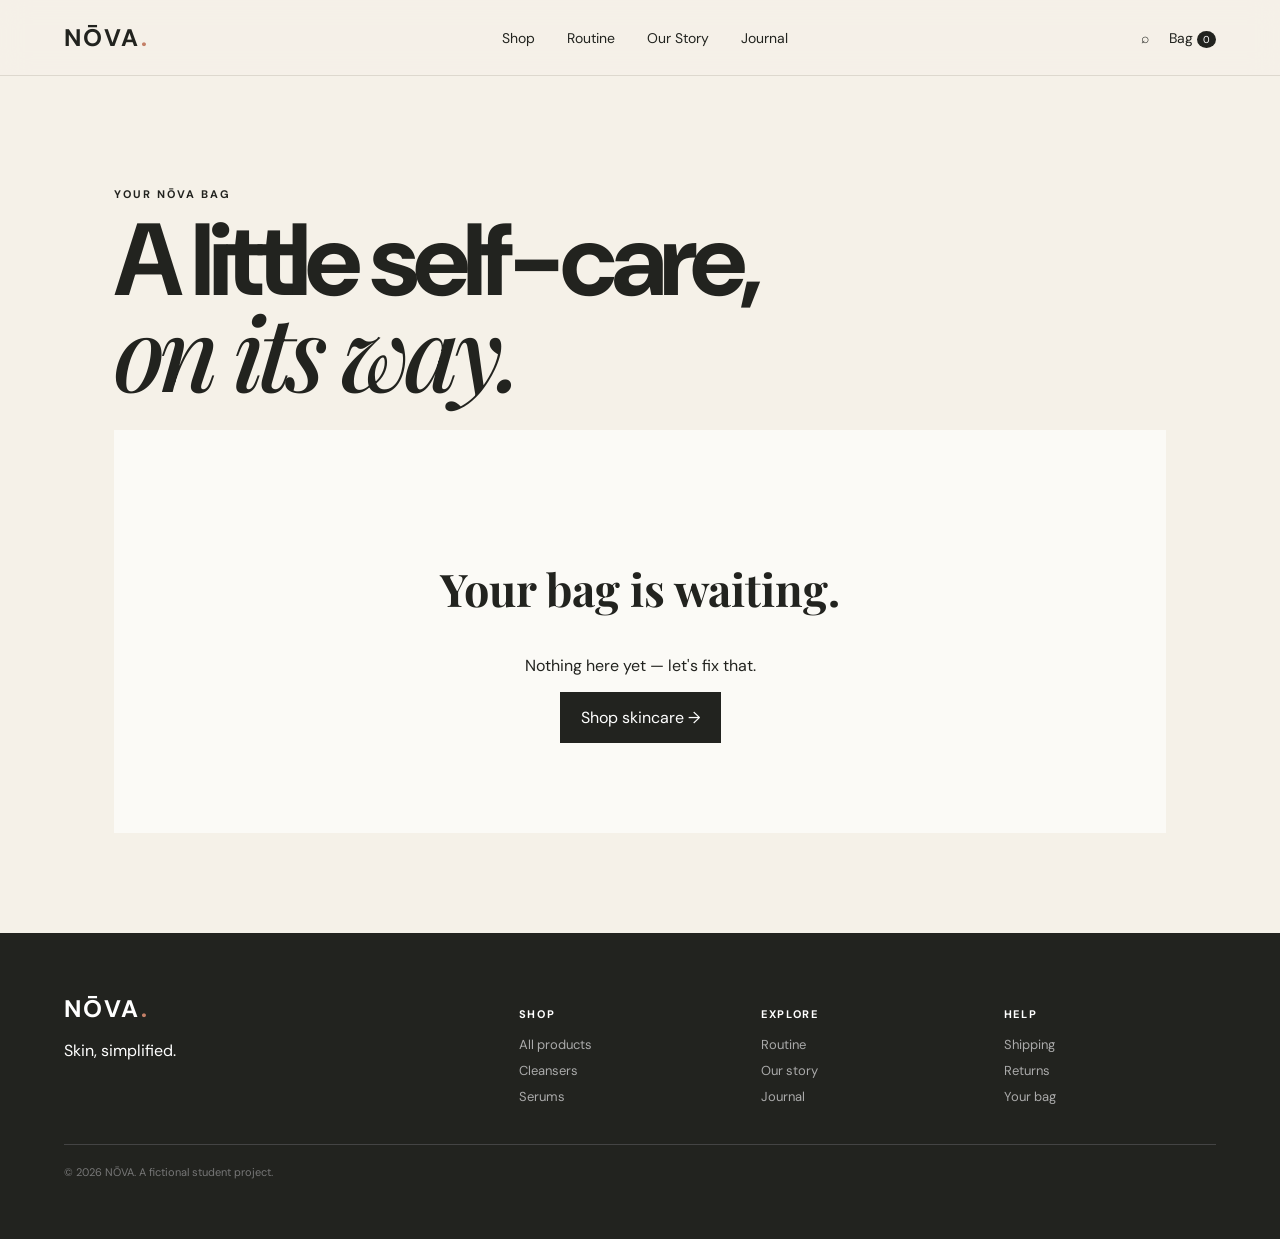
<file: cart.html>
<!doctype html><html lang="en"><head><meta charset="utf-8"><meta name="viewport" content="width=device-width,initial-scale=1"><title>Your Bag — NŌVA</title><link rel="preconnect" href="https://fonts.googleapis.com"><link rel="preconnect" href="https://fonts.gstatic.com" crossorigin><link href="https://fonts.googleapis.com/css2?family=DM+Sans:wght@400;500;600;700&family=Playfair+Display:wght@500;600&display=swap" rel="stylesheet"><link rel="stylesheet" href="css/style.css"></head><body>
<header class="nav"><a class="logo" href="index.html">NŌVA<i>.</i></a><button class="menu">☰</button><nav class="links"><a href="products.html">Shop</a><a href="routine.html">Routine</a><a href="about.html">Our Story</a><a href="journal.html">Journal</a></nav><div class="actions"><a href="products.html">⌕</a><a href="cart.html">Bag <span class="cart-count">0</span></a></div></header><main class="cart-page"><div class="cart-intro"><p class="eyebrow">YOUR NŌVA BAG</p><h1>A little self-care,<br><em>on its way.</em></h1></div><div id="cart"></div></main><div id="toast" class="toast"></div><footer class="footer"><div><a class="logo" href="index.html">NŌVA<i>.</i></a><p>Skin, simplified.</p></div><div><h4>SHOP</h4><a href="products.html">All products</a><a href="products.html?category=Cleanser">Cleansers</a><a href="products.html?category=Serum">Serums</a></div><div><h4>EXPLORE</h4><a href="routine.html">Routine</a><a href="about.html">Our story</a><a href="journal.html">Journal</a></div><div><h4>HELP</h4><a href="#">Shipping</a><a href="#">Returns</a><a href="cart.html">Your bag</a></div><div class="bottom">© 2026 NŌVA. A fictional student project.</div></footer><script src="js/data.js"></script><script src="js/app.js"></script><script>renderCart();</script></body></html>
</file>
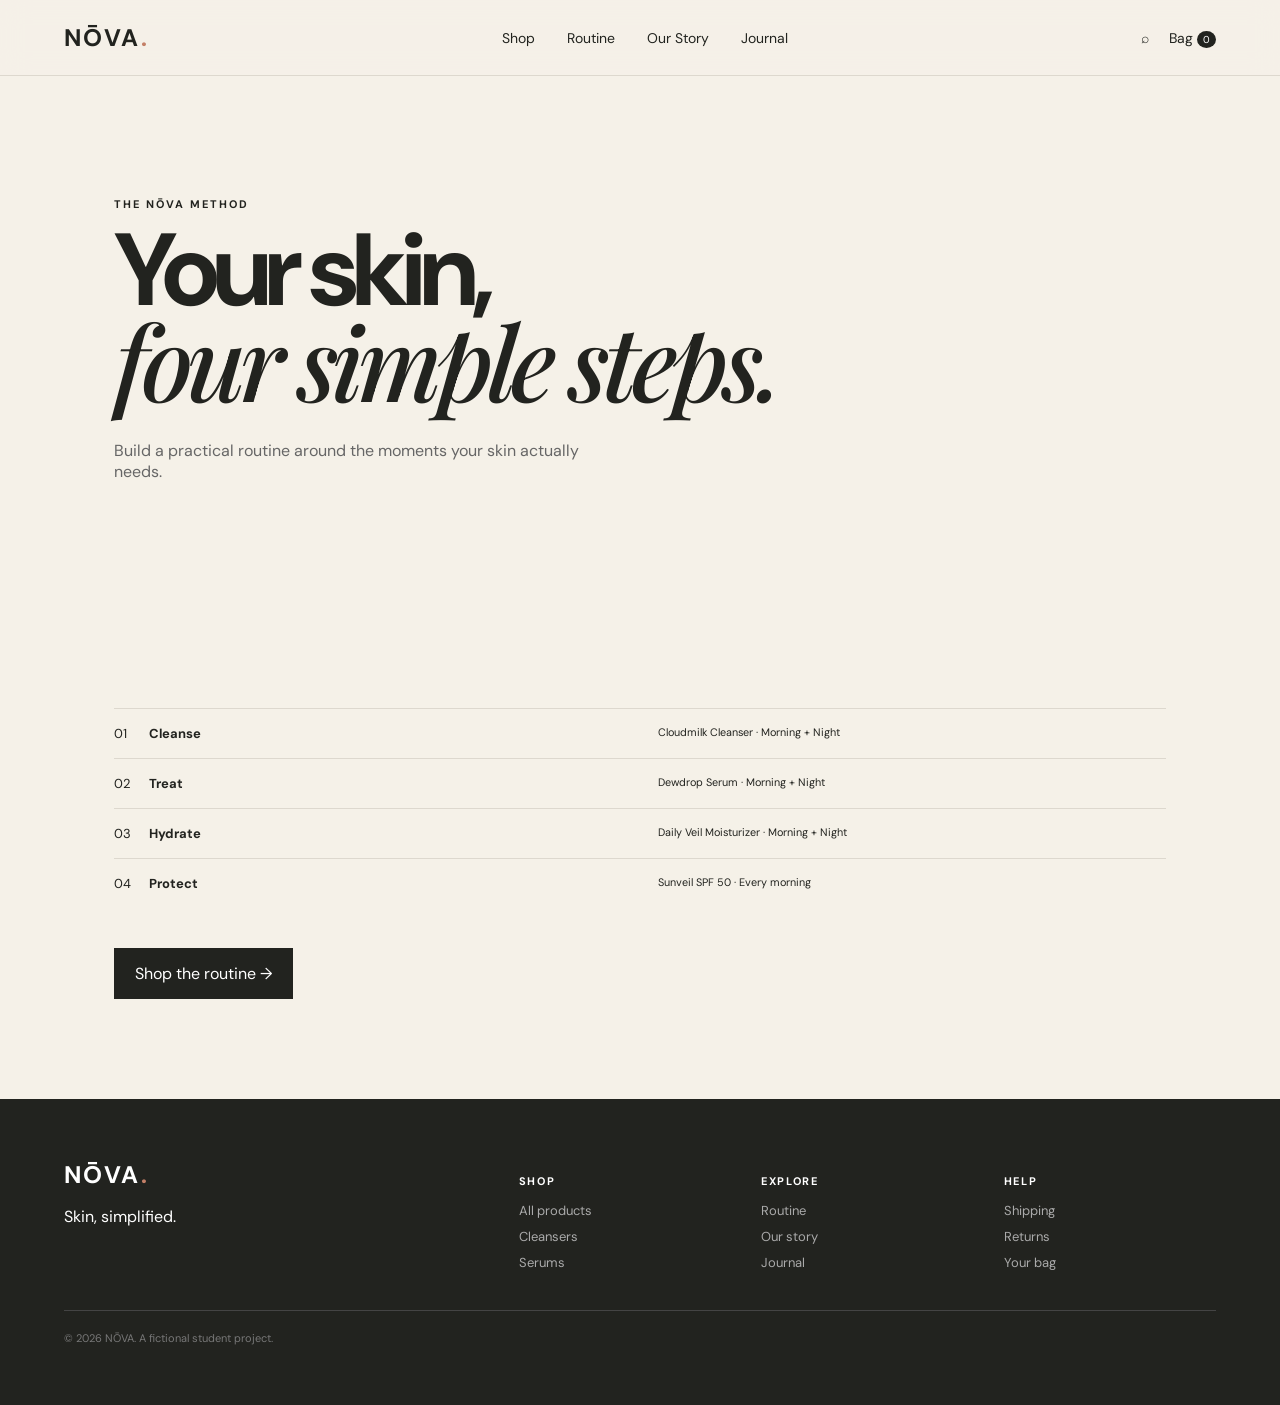
<file: routine.html>
<!doctype html><html lang="en"><head><meta charset="utf-8"><meta name="viewport" content="width=device-width,initial-scale=1"><title>Routine — NŌVA</title><link rel="preconnect" href="https://fonts.googleapis.com"><link rel="preconnect" href="https://fonts.gstatic.com" crossorigin><link href="https://fonts.googleapis.com/css2?family=DM+Sans:wght@400;500;600;700&family=Playfair+Display:wght@500;600&display=swap" rel="stylesheet"><link rel="stylesheet" href="css/style.css"></head><body>
<header class="nav"><a class="logo" href="index.html">NŌVA<i>.</i></a><button class="menu">☰</button><nav class="links"><a href="products.html">Shop</a><a href="routine.html">Routine</a><a href="about.html">Our Story</a><a href="journal.html">Journal</a></nav><div class="actions"><a href="products.html">⌕</a><a href="cart.html">Bag <span class="cart-count">0</span></a></div></header><main><section class="shop-intro"><p class="eyebrow">THE NŌVA METHOD</p><h1>Your skin,<br><em>four simple steps.</em></h1><p>Build a practical routine around the moments your skin actually needs.</p></section><section class="section"><div class="steps big"><div><span>01</span><b>Cleanse</b><small>Cloudmilk Cleanser · Morning + Night</small></div><div><span>02</span><b>Treat</b><small>Dewdrop Serum · Morning + Night</small></div><div><span>03</span><b>Hydrate</b><small>Daily Veil Moisturizer · Morning + Night</small></div><div><span>04</span><b>Protect</b><small>Sunveil SPF 50 · Every morning</small></div></div><a class="btn dark" href="products.html">Shop the routine →</a></section></main><div id="toast" class="toast"></div><footer class="footer"><div><a class="logo" href="index.html">NŌVA<i>.</i></a><p>Skin, simplified.</p></div><div><h4>SHOP</h4><a href="products.html">All products</a><a href="products.html?category=Cleanser">Cleansers</a><a href="products.html?category=Serum">Serums</a></div><div><h4>EXPLORE</h4><a href="routine.html">Routine</a><a href="about.html">Our story</a><a href="journal.html">Journal</a></div><div><h4>HELP</h4><a href="#">Shipping</a><a href="#">Returns</a><a href="cart.html">Your bag</a></div><div class="bottom">© 2026 NŌVA. A fictional student project.</div></footer><script src="js/data.js"></script><script src="js/app.js"></script></body></html>
</file>
<file: css/style.css>
:root{--bg:#f5f1e8;--paper:#fbfaf6;--ink:#22231f;--sage:#a9b69f;--deep:#64705d;--terra:#c47f67;--line:#ddd8ce;--serif:"Playfair Display",Georgia,serif;--sans:"DM Sans",Arial,sans-serif;--max:1180px}*{box-sizing:border-box}html{scroll-behavior:smooth}body{margin:0;background:var(--bg);color:var(--ink);font-family:var(--sans)}a{color:inherit;text-decoration:none}button,input,select{font:inherit}.nav{height:76px;border-bottom:1px solid var(--line);padding:0 5vw;display:flex;align-items:center;justify-content:space-between;position:sticky;top:0;background:#f5f1e8ee;backdrop-filter:blur(14px);z-index:30}.logo{font-weight:700;font-size:24px;letter-spacing:.1em}.logo i{color:var(--terra);font-style:normal}.links{display:flex;gap:32px;font-size:14px}.actions{display:flex;gap:20px;font-size:14px}.cart-count{background:var(--ink);color:#fff;border-radius:50%;font-size:10px;padding:2px 6px}.menu{display:none;border:0;background:none;font-size:22px}.eyebrow{font-size:11px;letter-spacing:.18em;font-weight:700}.btn{display:inline-flex;padding:14px 20px;border:1px solid var(--ink);justify-content:center;gap:16px;cursor:pointer}.dark{background:var(--ink);color:#fff}.hero{max-width:1400px;margin:auto;min-height:640px;display:grid;grid-template-columns:1fr 1fr}.hero-copy{padding:100px 8vw;display:flex;justify-content:center;flex-direction:column}.hero h1,.shop-intro h1,.detail-copy h1,.cart-intro h1{font-size:clamp(60px,8vw,110px);line-height:.87;letter-spacing:-.06em;margin:15px 0 28px}.hero h1 em,.shop-intro h1 em,.detail-copy h1,.cart-intro h1 em,h2 em{font-family:var(--serif);font-weight:500}.hero-copy p{max-width:440px;color:#66675f}.hero-photo{background:url("../images/hero.jpg") center/cover;min-height:640px}.marquee{background:var(--ink);color:#fff;padding:12px;text-align:center;font-size:11px;letter-spacing:.18em}.section{max-width:var(--max);margin:auto;padding:100px 5vw}.head{display:flex;justify-content:space-between;align-items:end;margin-bottom:38px}.head h2,.story h2,.ritual h2,.newsletter h2,.related h2{font-size:clamp(40px,5vw,64px);line-height:.95;letter-spacing:-.05em;margin:5px 0}.text-link,.back{font-size:13px;border-bottom:1px solid}.grid{display:grid;grid-template-columns:repeat(4,1fr);gap:18px}.card-img{display:block;height:370px;background:var(--paper);overflow:hidden;position:relative}.card-img img{width:100%;height:100%;object-fit:cover;transition:.4s}.card:hover img{transform:scale(1.035)}.quick{position:absolute;bottom:14px;right:14px;background:#fff;padding:8px 10px;font-size:11px;opacity:0;transform:translateY(5px);transition:.2s}.card:hover .quick{opacity:1;transform:none}.card-info{padding:14px 2px;display:grid;grid-template-columns:1fr auto;gap:6px}.card-info h3{margin:0;font-size:15px}.card-info p{margin:4px 0;color:#777;font-size:12px}.card-info strong{font-size:14px}.card-info button{grid-column:1/-1;border:0;border-bottom:1px solid var(--ink);background:none;width:max-content;padding:4px 0;cursor:pointer;font-size:12px}.philosophy{background:var(--sage);padding:100px 8vw;display:grid;grid-template-columns:1fr 1.5fr;gap:8vw}.philosophy-cards{display:grid;grid-template-columns:repeat(3,1fr);gap:25px}.philosophy-cards article{border-top:1px solid #66705e;padding-top:15px}.philosophy-cards h3{font-family:var(--serif);font-size:29px;margin-top:55px}.ritual,.story{display:grid;grid-template-columns:1fr 1fr;gap:8vw;align-items:center}.ritual-photo{height:540px;background:url("../images/ritual.jpg") center/cover}.steps{margin:40px 0}.steps div{display:grid;grid-template-columns:35px 1fr 1fr;padding:16px 0;border-top:1px solid var(--line);font-size:13px}.story{background:var(--paper);max-width:none;padding-left:10vw;padding-right:10vw}.story-photo{height:540px;background:url("../images/story.jpg") center/cover}.story p{max-width:470px;color:#666;margin:25px 0}.newsletter{background:var(--deep);color:#fff;padding:90px 10vw;display:grid;grid-template-columns:1fr 1fr;gap:8vw}.newsletter form{display:flex;align-content:center;flex-wrap:wrap;gap:10px}.newsletter input{flex:1;min-width:220px;background:none;border:0;border-bottom:1px solid #ccd5c6;padding:14px;color:#fff}.newsletter small{width:100%;color:#d8dfd4}.footer{background:var(--ink);color:#fff;padding:60px 5vw;display:grid;grid-template-columns:2fr 1fr 1fr 1fr;gap:30px}.footer a:not(.logo){display:block;color:#aaa;font-size:13px;margin:9px 0}.footer h4{font-size:11px;letter-spacing:.15em}.bottom{grid-column:1/-1;border-top:1px solid #444;padding-top:20px;color:#777;font-size:11px}.shop-intro{max-width:var(--max);margin:auto;padding:110px 5vw 70px}.shop-intro p:last-child{max-width:480px;color:#666}.controls{max-width:var(--max);margin:auto;padding:0 5vw 30px;display:flex;justify-content:space-between;gap:20px;border-bottom:1px solid var(--line)}.filters{display:flex;gap:7px;flex-wrap:wrap}.filter{border:1px solid var(--line);border-radius:99px;background:none;padding:9px 13px;font-size:12px;cursor:pointer}.filter.active,.filter:hover{background:var(--ink);color:#fff}.products{padding-top:45px}.large{grid-template-columns:repeat(3,1fr)}.large .card-img{height:430px}.detail-page{max-width:var(--max);margin:auto;padding:60px 5vw}.detail-grid{display:grid;grid-template-columns:1.1fr .9fr;gap:7vw;margin-top:30px}.detail-photo{height:650px;background:var(--paper);overflow:hidden}.detail-photo img{width:100%;height:100%;object-fit:cover}.detail-copy{padding-top:30px}.detail-copy h1{font-size:clamp(50px,6vw,78px);font-family:var(--sans);line-height:.9}.rating{font-size:12px;margin:25px 0}.lead{color:#666;max-width:470px}.detail-price{font-size:22px;font-weight:700;margin:25px 0}.qty{display:flex;border:1px solid var(--line);width:max-content;margin-bottom:12px}.qty button{width:40px;height:40px;border:0;background:none;cursor:pointer}.qty span{width:30px;display:grid;place-items:center}.detail-copy>.btn{width:100%;max-width:430px}.accordions{max-width:430px;margin-top:50px;border-top:1px solid var(--line)}.acc{border-bottom:1px solid var(--line)}.acc button{width:100%;padding:18px 0;border:0;background:none;display:flex;justify-content:space-between;cursor:pointer}.acc p{display:none;color:#666;font-size:13px;margin:0;padding-bottom:18px}.acc.open p{display:block}.related{margin-top:100px}.cart-page{max-width:var(--max);margin:auto;padding:100px 5vw;min-height:60vh}.cart-grid{display:grid;grid-template-columns:1.5fr .8fr;gap:60px}.cart-row{display:grid;grid-template-columns:130px 1fr auto;gap:20px;align-items:center;padding:20px 0;border-top:1px solid var(--line)}.cart-img{height:150px;background:var(--paper);display:block;overflow:hidden}.cart-img img{width:100%;height:100%;object-fit:cover}.cart-row h3{font-size:16px;margin:0}.cart-row p{font-size:12px;color:#777}.remove{border:0;background:none;text-decoration:underline;font-size:11px;cursor:pointer}.summary{background:var(--paper);padding:30px;height:max-content}.summary div{display:flex;justify-content:space-between;padding:10px 0;font-size:13px}.summary hr{border:0;border-top:1px solid var(--line)}.summary .btn{width:100%;margin-top:20px}.summary small{display:block;color:#777;margin-top:12px}.empty{text-align:center;background:var(--paper);padding:90px 20px}.empty h2{font-family:var(--serif);font-size:45px}.toast{position:fixed;right:22px;bottom:22px;background:var(--ink);color:#fff;padding:13px 18px;z-index:99;opacity:0;transform:translateY(15px);transition:.2s}.toast.show{opacity:1;transform:none}
@media(max-width:850px){.links{display:none}.menu{display:block}.actions{order:3}.nav-open .links{display:flex;position:absolute;top:76px;left:0;right:0;background:var(--bg);padding:20px 5vw;flex-direction:column;gap:15px}.hero,.ritual,.story,.philosophy,.newsletter,.detail-grid,.cart-grid{grid-template-columns:1fr}.hero-copy{padding:70px 7vw}.hero-photo{min-height:480px}.grid{grid-template-columns:repeat(2,1fr)}.philosophy{padding:75px 8vw}.philosophy-cards{grid-template-columns:1fr}.story{padding-left:8vw;padding-right:8vw}.footer{grid-template-columns:1fr 1fr}.large{grid-template-columns:repeat(2,1fr)}.detail-photo{height:500px}.cart-row{grid-template-columns:90px 1fr}.cart-row>strong{grid-column:2}.cart-img{height:110px}}
@media(max-width:520px){.nav{padding:0 20px}.hero-copy{padding:60px 20px}.hero h1,.shop-intro h1,.cart-intro h1{font-size:60px}.hero-photo{min-height:390px}.section{padding:70px 20px}.head{flex-direction:column;align-items:flex-start}.grid,.large{grid-template-columns:1fr 1fr;gap:24px 10px}.card-img,.large .card-img{height:250px}.shop-intro{padding:75px 20px 50px}.controls{padding-left:20px;padding-right:20px;flex-direction:column;align-items:flex-start}.detail-page{padding:35px 20px}.detail-photo{height:390px}.footer{padding:50px 20px}.newsletter{padding:70px 20px}}
</file>
